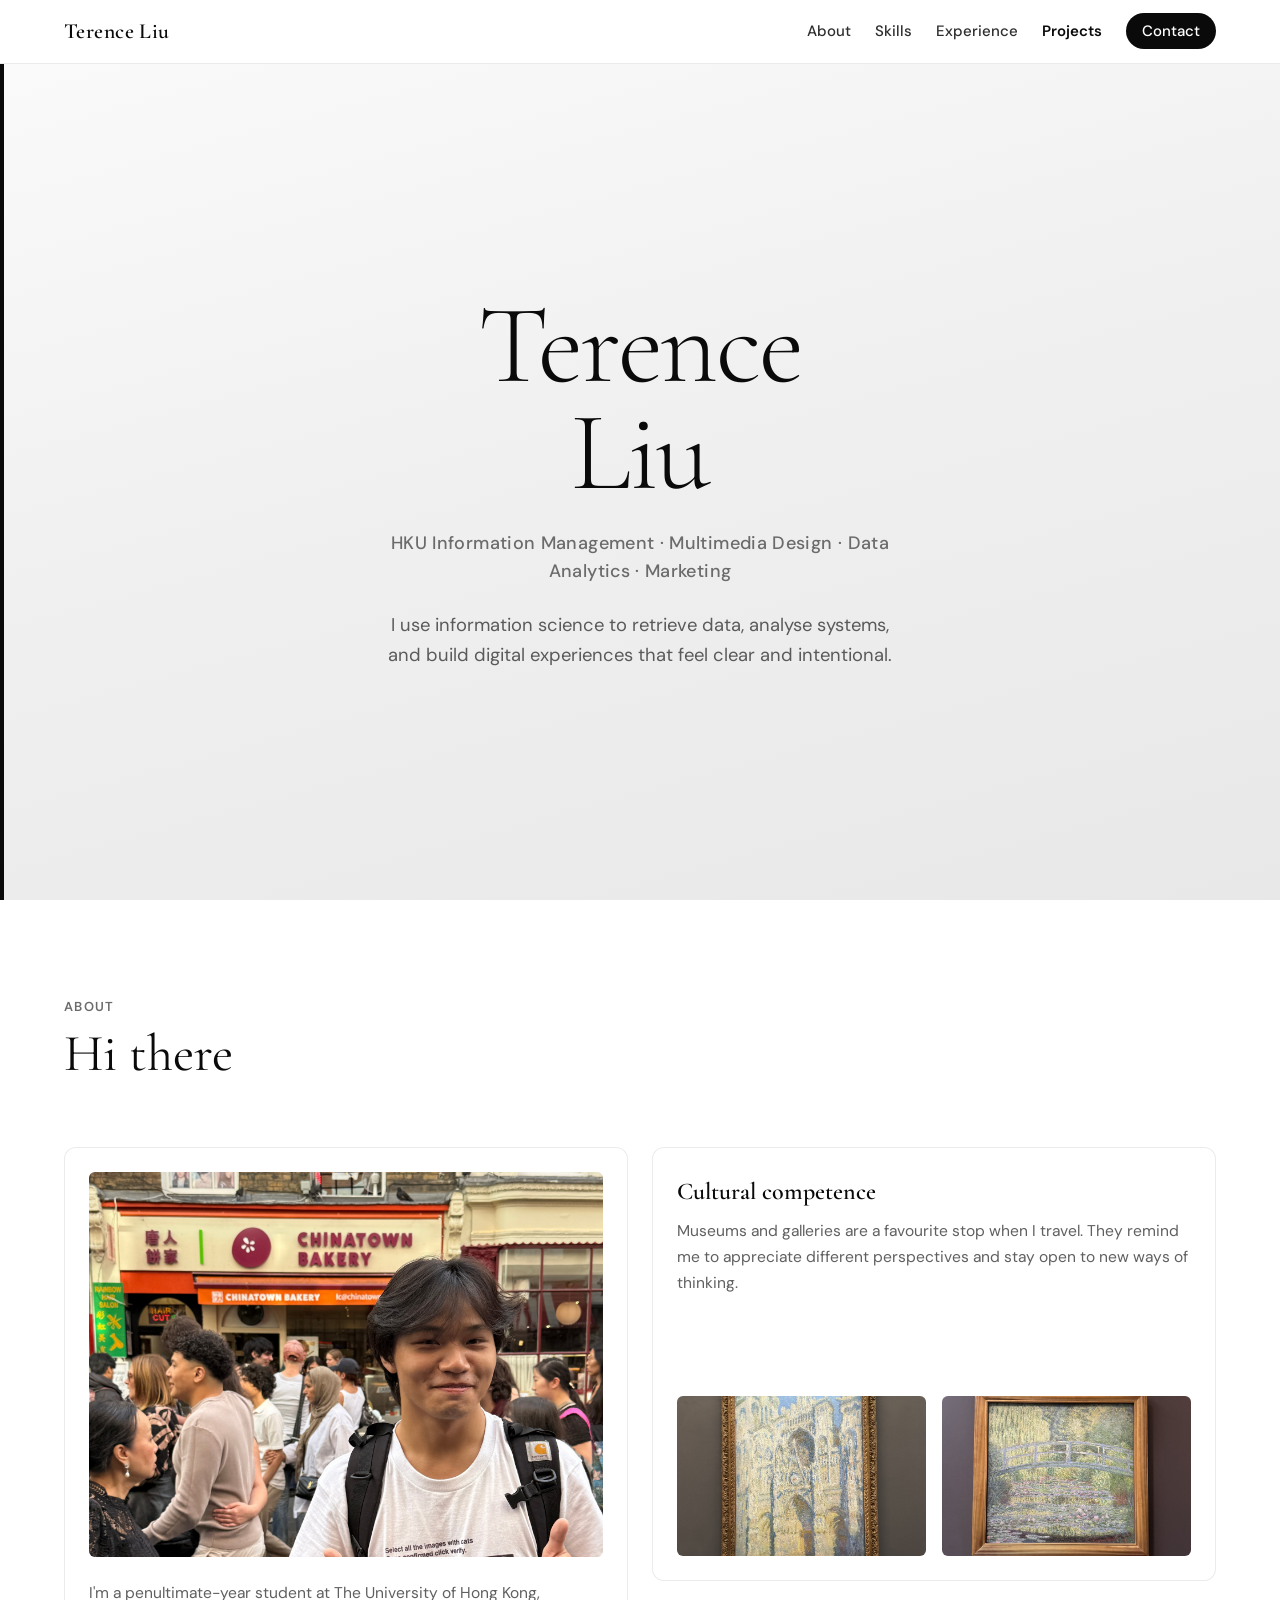
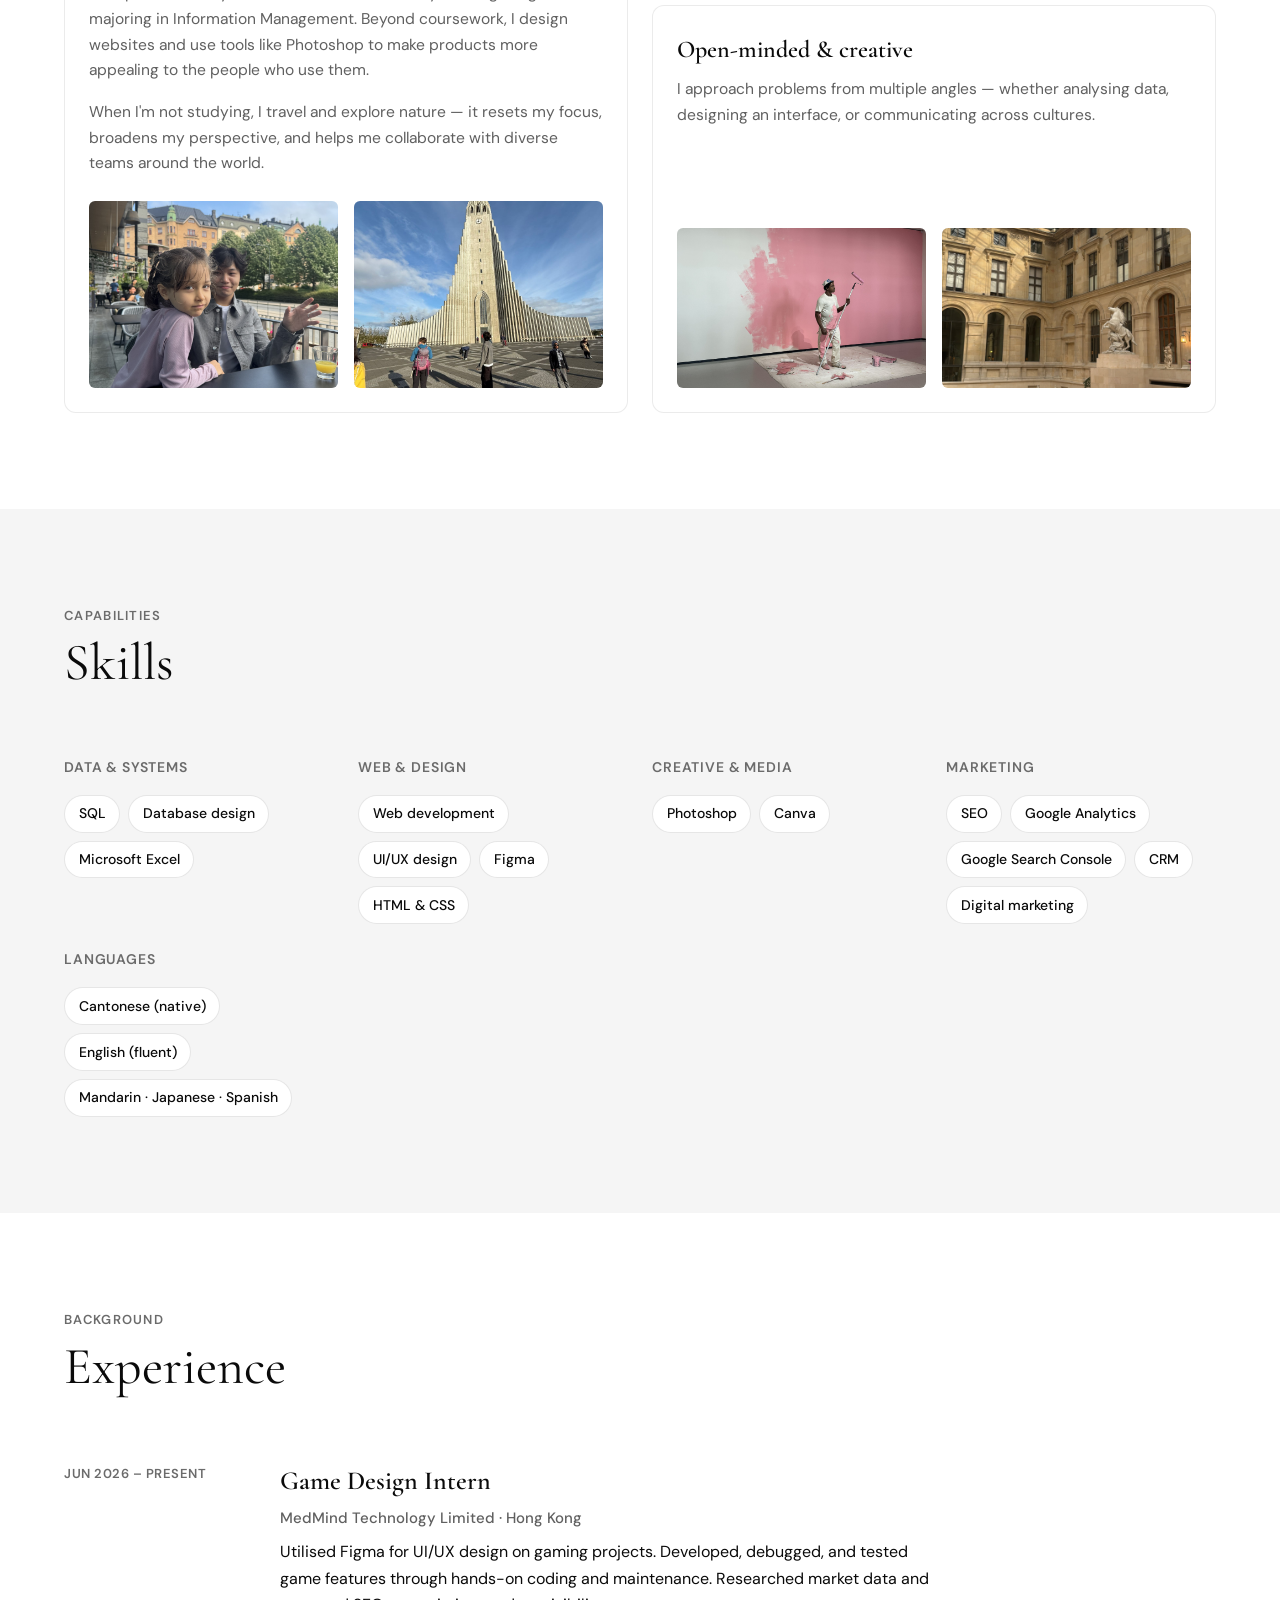
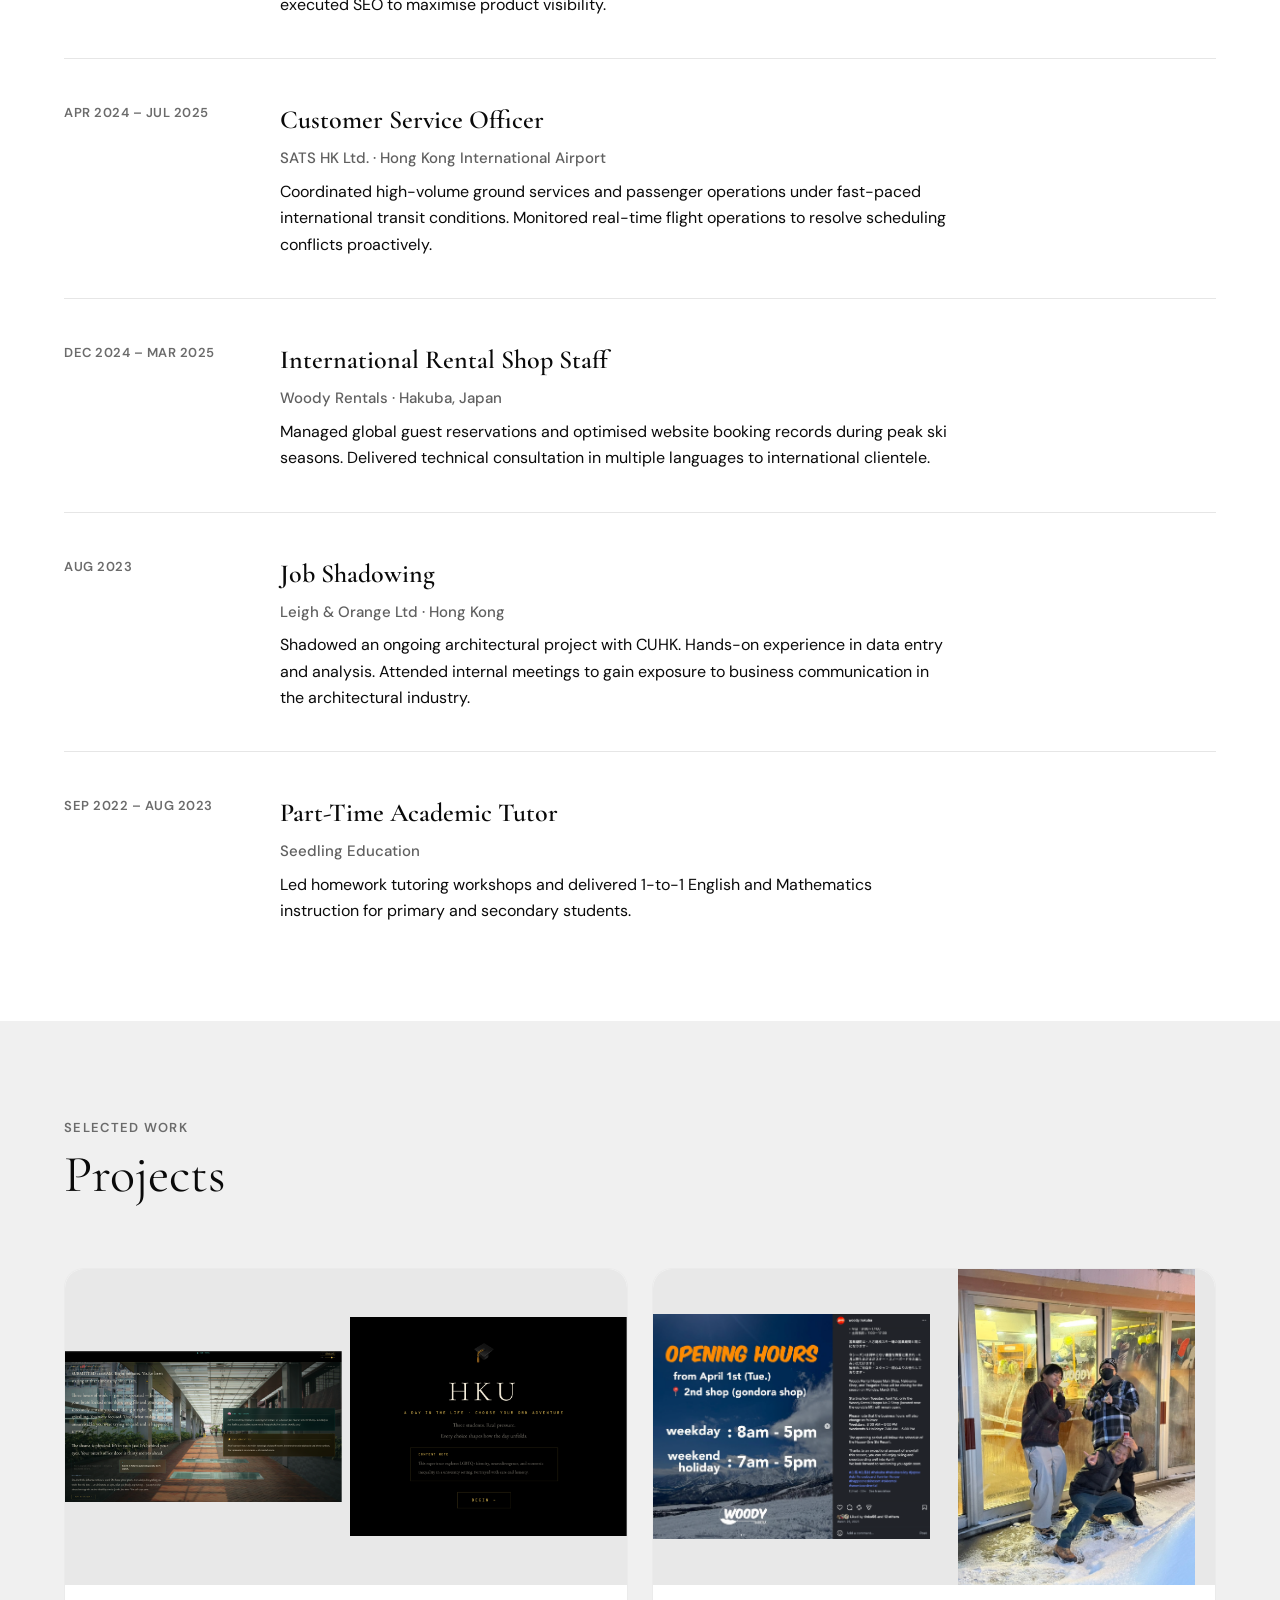
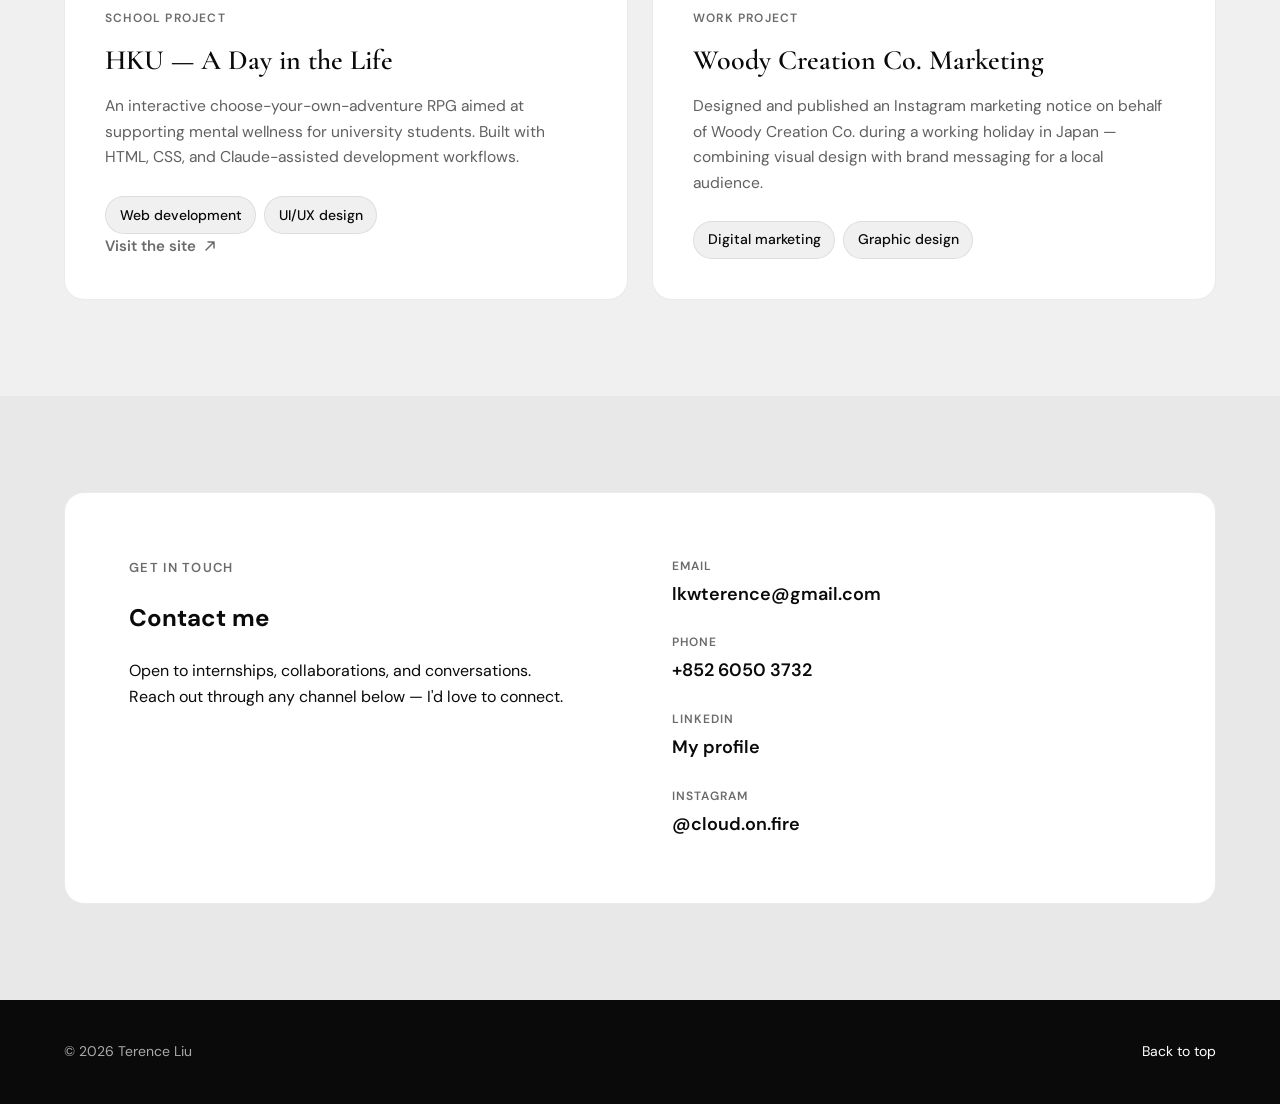
<file: index.html>
<!DOCTYPE html>
<html lang="en">
<head>
  <meta charset="UTF-8">
  <meta name="viewport" content="width=device-width, initial-scale=1.0">
  <meta name="description" content="Terence Liu — Information Management student at HKU. Web development, data analysis, and UI/UX design.">
  <meta property="og:title" content="Terence Liu">
  <meta property="og:description" content="Information Management student at HKU. Web development, data analysis, and UI/UX design.">
  <meta property="og:type" content="website">
  <meta property="og:image" content="https://terence0911.github.io/portfolio/assets/og-thumbnail.jpg">
  <meta name="twitter:card" content="summary_large_image">
  <meta name="twitter:image" content="https://terence0911.github.io/portfolio/assets/og-thumbnail.jpg">
  <title>Terence Liu</title>
  <link rel="icon" type="image/png" sizes="32x32" href="assets/favicon-32.png">
  <link rel="icon" type="image/png" sizes="16x16" href="assets/favicon-16.png">
  <link rel="apple-touch-icon" sizes="180x180" href="assets/apple-touch-icon.png">
  <link rel="icon" href="assets/favicon.ico">
  <link rel="preconnect" href="https://fonts.googleapis.com">
  <link rel="preconnect" href="https://fonts.gstatic.com" crossorigin>
  <link href="https://fonts.googleapis.com/css2?family=Cormorant+Garamond:ital,wght@0,300;0,400;0,600;1,400&family=DM+Sans:ital,opsz,wght@0,9..40,400;0,9..40,500;0,9..40,600;1,9..40,400&display=swap" rel="stylesheet">
  <link rel="stylesheet" href="styles.css">
</head>
<body>
  <a class="skip-link" href="#main">Skip to content</a>

  <header class="site-header" id="top">
    <nav class="nav" aria-label="Primary">
      <a class="nav-logo" href="#top">Terence Liu</a>
      <button class="nav-toggle" type="button" aria-expanded="false" aria-controls="nav-menu" aria-label="Open menu">
        <span></span>
        <span></span>
      </button>
      <ul class="nav-menu" id="nav-menu">
        <li><a href="#about">About</a></li>
        <li><a href="#skills">Skills</a></li>
        <li><a href="#experience">Experience</a></li>
        <li><a href="#projects">Projects</a></li>
        <li><a class="nav-cta" href="#contact">Contact</a></li>
      </ul>
    </nav>
  </header>

  <main id="main">
    <section class="hero" aria-labelledby="hero-heading">
      <div class="hero-inner">
        <h1 id="hero-heading" class="hero-title">
          <span class="hero-name">Terence</span>
          <span class="hero-name">Liu</span>
        </h1>
        <p class="hero-headline">
          HKU Information Management · Multimedia Design · Data Analytics · Marketing
        </p>
        <p class="hero-lead">
          I use information science to retrieve data, analyse systems, and build
          digital experiences that feel clear and intentional.
        </p>
      </div>
    </section>

    <section class="section section-about" id="about" aria-labelledby="about-heading">
      <div class="container">
        <div class="section-header">
          <p class="section-label">About</p>
          <h2 id="about-heading">Hi there</h2>
        </div>
        <div class="about-grid">
          <article class="about-card about-card--intro">
            <figure class="about-portrait">
              <img src="assets/images/about-portrait.jpg" alt="Terence Liu outdoors on a travel trip" width="1800" height="2400" loading="lazy">
            </figure>
            <div class="about-card-copy">
              <p>
                I'm a penultimate-year student at The University of Hong Kong, majoring in
                Information Management. Beyond coursework, I design websites and use tools like
                Photoshop to make products more appealing to the people who use them.
              </p>
              <p>
                When I'm not studying, I travel and explore nature — it resets my focus,
                broadens my perspective, and helps me collaborate with diverse teams around
                the world.
              </p>
            </div>
            <div class="about-card-photos">
              <img src="assets/images/travel-nature-1.jpg" alt="Mountain landscape during a nature hike" width="1800" height="2400" loading="lazy">
              <img src="assets/images/travel-nature-2.jpg" alt="Scenic view from a travel destination" width="1536" height="2048" loading="lazy">
            </div>
          </article>
          <article class="about-card about-card--trait about-card--cultural">
            <h3>Cultural competence</h3>
            <p>
              Museums and galleries are a favourite stop when I travel. They remind me to
              appreciate different perspectives and stay open to new ways of thinking.
            </p>
            <div class="about-card-photos">
              <img src="assets/images/gallery-museum-1.jpg" alt="Interior of a museum visited while travelling" width="1800" height="2400" loading="lazy">
              <img src="assets/images/gallery-museum-2.jpg" alt="Artwork on display at a gallery" width="1800" height="2400" loading="lazy">
            </div>
          </article>
          <article class="about-card about-card--trait about-card--creative">
            <h3>Open-minded & creative</h3>
            <p>
              I approach problems from multiple angles — whether analysing data, designing
              an interface, or communicating across cultures.
            </p>
            <div class="about-card-photos">
              <img src="assets/images/gallery-art-1.jpg" alt="Creative artwork photographed at a gallery" width="1800" height="2400" loading="lazy">
              <img src="assets/images/gallery-art-2.jpg" alt="Exhibit at an art gallery during travel" width="1179" height="2096" loading="lazy">
            </div>
          </article>
        </div>
      </div>
    </section>

    <section class="section section-skills" id="skills" aria-labelledby="skills-heading">
      <div class="container">
        <div class="section-header">
          <p class="section-label">Capabilities</p>
          <h2 id="skills-heading">Skills</h2>
        </div>
        <div class="skills-grid">
          <div class="skill-group">
            <h3>Data & systems</h3>
            <ul class="tag-list">
              <li>SQL</li>
              <li>Database design</li>
              <li>Microsoft Excel</li>
            </ul>
          </div>
          <div class="skill-group">
            <h3>Web & design</h3>
            <ul class="tag-list">
              <li>Web development</li>
              <li>UI/UX design</li>
              <li>Figma</li>
              <li>HTML & CSS</li>
            </ul>
          </div>
          <div class="skill-group">
            <h3>Creative & media</h3>
            <ul class="tag-list">
              <li>Photoshop</li>
              <li>Canva</li>
            </ul>
          </div>
          <div class="skill-group">
            <h3>Marketing</h3>
            <ul class="tag-list">
              <li>SEO</li>
              <li>Google Analytics</li>
              <li>Google Search Console</li>
              <li>CRM</li>
              <li>Digital marketing</li>
            </ul>
          </div>
          <div class="skill-group">
            <h3>Languages</h3>
            <ul class="tag-list">
              <li>Cantonese (native)</li>
              <li>English (fluent)</li>
              <li>Mandarin · Japanese · Spanish</li>
            </ul>
          </div>
        </div>
      </div>
    </section>

    <section class="section section-experience" id="experience" aria-labelledby="experience-heading">
      <div class="container">
        <div class="section-header">
          <p class="section-label">Background</p>
          <h2 id="experience-heading">Experience</h2>
        </div>
        <ol class="timeline">
          <li class="timeline-item">
            <div class="timeline-meta">
              <time datetime="2026-06/present">Jun 2026 – Present</time>
            </div>
            <div class="timeline-body">
              <h3>Game Design Intern</h3>
              <p class="timeline-org">MedMind Technology Limited · Hong Kong</p>
              <p>
                Utilised Figma for UI/UX design on gaming projects. Developed, debugged,
                and tested game features through hands-on coding and maintenance.
                Researched market data and executed SEO to maximise product visibility.
              </p>
            </div>
          </li>
          <li class="timeline-item">
            <div class="timeline-meta">
              <time datetime="2024-04/2025-07">Apr 2024 – Jul 2025</time>
            </div>
            <div class="timeline-body">
              <h3>Customer Service Officer</h3>
              <p class="timeline-org">SATS HK Ltd. · Hong Kong International Airport</p>
              <p>
                Coordinated high-volume ground services and passenger operations under
                fast-paced international transit conditions. Monitored real-time flight
                operations to resolve scheduling conflicts proactively.
              </p>
            </div>
          </li>
          <li class="timeline-item">
            <div class="timeline-meta">
              <time datetime="2024-12/2025-03">Dec 2024 – Mar 2025</time>
            </div>
            <div class="timeline-body">
              <h3>International Rental Shop Staff</h3>
              <p class="timeline-org">Woody Rentals · Hakuba, Japan</p>
              <p>
                Managed global guest reservations and optimised website booking records
                during peak ski seasons. Delivered technical consultation in multiple
                languages to international clientele.
              </p>
            </div>
          </li>
          <li class="timeline-item">
            <div class="timeline-meta">
              <time datetime="2023-08">Aug 2023</time>
            </div>
            <div class="timeline-body">
              <h3>Job Shadowing</h3>
              <p class="timeline-org">Leigh & Orange Ltd · Hong Kong</p>
              <p>
                Shadowed an ongoing architectural project with CUHK. Hands-on experience
                in data entry and analysis. Attended internal meetings to gain exposure
                to business communication in the architectural industry.
              </p>
            </div>
          </li>
          <li class="timeline-item">
            <div class="timeline-meta">
              <time datetime="2022-09/2023-08">Sep 2022 – Aug 2023</time>
            </div>
            <div class="timeline-body">
              <h3>Part-Time Academic Tutor</h3>
              <p class="timeline-org">Seedling Education</p>
              <p>
                Led homework tutoring workshops and delivered 1-to-1 English and
                Mathematics instruction for primary and secondary students.
              </p>
            </div>
          </li>
        </ol>
      </div>
    </section>

    <section class="section section-projects" id="projects" aria-labelledby="projects-heading">
      <div class="container">
        <div class="section-header">
          <p class="section-label">Selected work</p>
          <h2 id="projects-heading">Projects</h2>
        </div>
        <div class="project-grid">
          <article class="project-card">
            <div class="project-media">
              <img src="assets/images/project-hku-game.png" alt="Screenshot of the HKU A Day in the Life interactive game homepage" width="904" height="490" loading="lazy">
              <img src="assets/images/project-hku-screenshot.png" alt="In-game scene from the HKU mental wellness RPG" width="904" height="712" loading="lazy">
            </div>
            <div class="project-type">School project</div>
            <h3>HKU — A Day in the Life</h3>
            <p>
              An interactive choose-your-own-adventure RPG aimed at supporting mental
              wellness for university students. Built with HTML, CSS, and Claude-assisted
              development workflows.
            </p>
            <ul class="tag-list tag-list--compact">
              <li>Web development</li>
              <li>UI/UX design</li>
            </ul>
            <a class="project-link" href="https://amaranth-doll-20.tiiny.site" target="_blank" rel="noopener noreferrer">
              Visit the site
              <svg width="16" height="16" viewBox="0 0 16 16" fill="none" aria-hidden="true"><path d="M4 12L12 4M12 4H6M12 4V10" stroke="currentColor" stroke-width="1.5" stroke-linecap="round" stroke-linejoin="round"/></svg>
            </a>
          </article>
          <article class="project-card">
            <div class="project-media">
              <img src="assets/images/project-woody-1.png" alt="Instagram marketing notice designed for Woody Creation Co." width="2292" height="1860" loading="lazy">
              <img src="assets/images/project-woody-2.jpg" alt="Woody Creation Co. rental shop in Hakuba, Japan" width="1108" height="1477" loading="lazy">
            </div>
            <div class="project-type">Work project</div>
            <h3>Woody Creation Co. Marketing</h3>
            <p>
              Designed and published an Instagram marketing notice on behalf of Woody
              Creation Co. during a working holiday in Japan — combining visual design
              with brand messaging for a local audience.
            </p>
            <ul class="tag-list tag-list--compact">
              <li>Digital marketing</li>
              <li>Graphic design</li>
            </ul>
          </article>
        </div>
      </div>
    </section>

    <section class="section section-contact" id="contact" aria-labelledby="contact-heading">
      <div class="container">
        <div class="contact-panel">
          <div class="contact-intro">
            <p class="section-label">Get in touch</p>
            <h2 id="contact-heading">Contact me</h2>
            <p>
              Open to internships, collaborations, and conversations. Reach out through
              any channel below — I'd love to connect.
            </p>
          </div>
          <ul class="contact-list">
            <li>
              <span class="contact-label">Email</span>
              <a href="mailto:lkwterence@gmail.com">lkwterence@gmail.com</a>
            </li>
            <li>
              <span class="contact-label">Phone</span>
              <a href="tel:+85260503732">+852 6050 3732</a>
            </li>
            <li>
              <span class="contact-label">LinkedIn</span>
              <a href="https://www.linkedin.com/in/terence-liu-b3a28023a/" target="_blank" rel="noopener noreferrer">My profile</a>
            </li>
            <li>
              <span class="contact-label">Instagram</span>
              <a href="https://instagram.com/cloud.on.fire" target="_blank" rel="noopener noreferrer">@cloud.on.fire</a>
            </li>
          </ul>
        </div>
      </div>
    </section>
  </main>

  <footer class="site-footer">
    <div class="container footer-inner">
      <p>&copy; <span id="year"></span> Terence Liu</p>
      <a href="#top">Back to top</a>
    </div>
  </footer>

  <script src="script.js"></script>
</body>
</html>
</file>
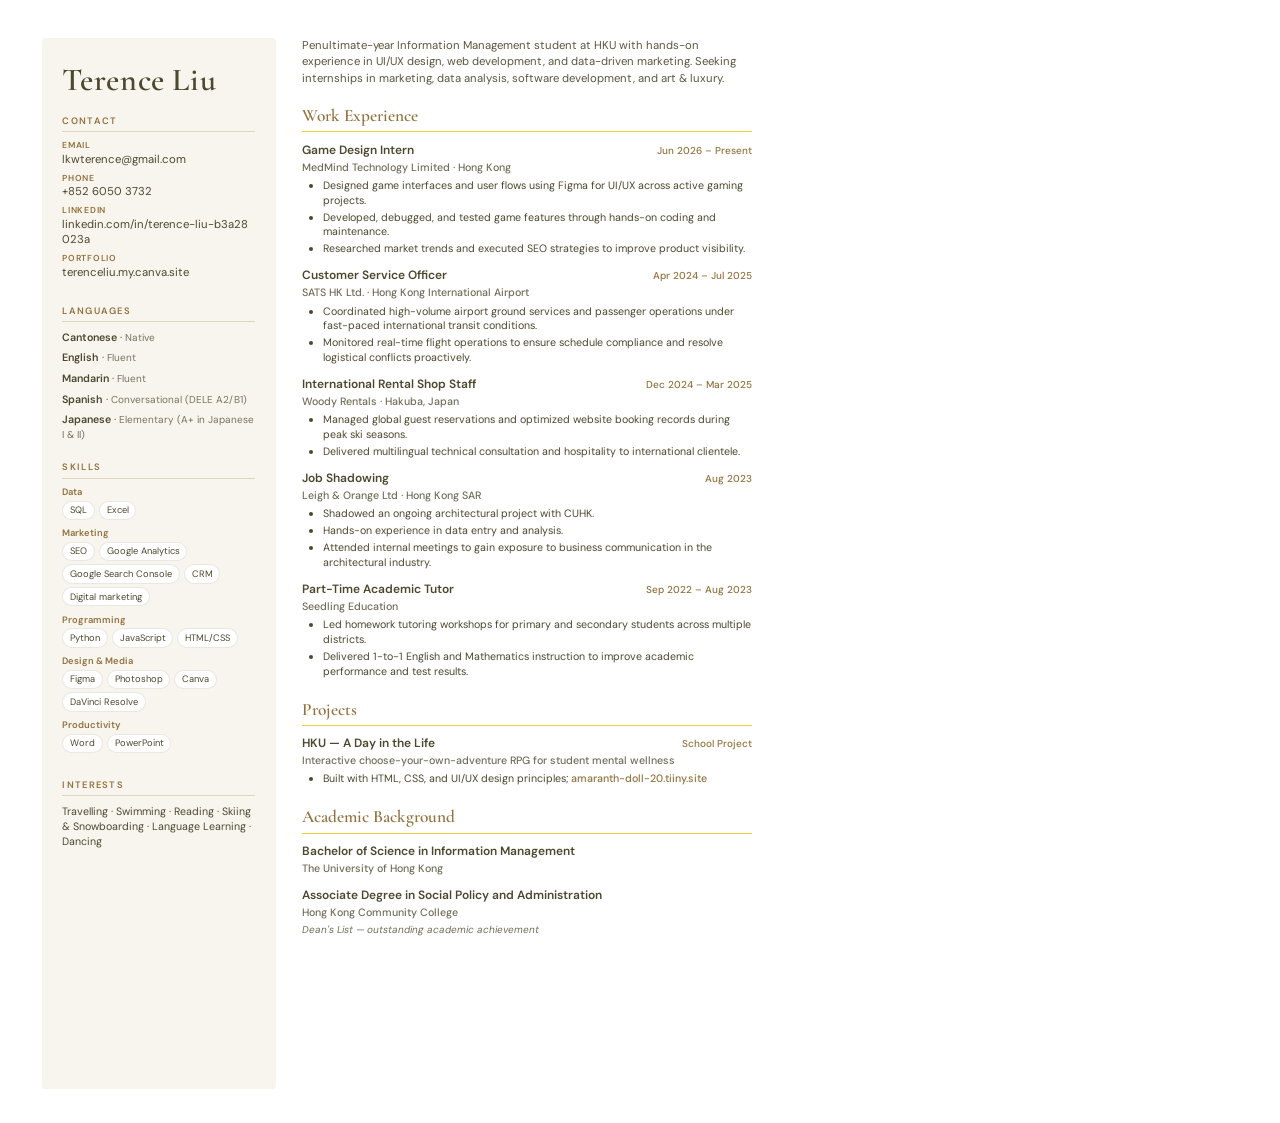
<file: cv.html>
<!DOCTYPE html>
<html lang="en">
<head>
  <meta charset="UTF-8">
  <title>Terence Liu — CV</title>
  <link rel="preconnect" href="https://fonts.googleapis.com">
  <link rel="preconnect" href="https://fonts.gstatic.com" crossorigin>
  <link href="https://fonts.googleapis.com/css2?family=Cormorant+Garamond:wght@400;600&family=DM+Sans:wght@400;500;600&display=swap" rel="stylesheet">
  <style>
    @page {
      size: A4;
      margin: 0;
    }

    * {
      box-sizing: border-box;
      margin: 0;
      padding: 0;
    }

    body {
      font-family: "DM Sans", Arial, sans-serif;
      font-size: 8.5pt;
      line-height: 1.35;
      color: #4d472e;
      background: #fff;
      -webkit-print-color-adjust: exact;
      print-color-adjust: exact;
    }

    .page {
      width: 210mm;
      min-height: 297mm;
      padding: 10mm 11mm 9mm;
      display: grid;
      grid-template-columns: 62mm 1fr;
      gap: 7mm;
    }

    .sidebar {
      background: #f8f5ef;
      border-radius: 4px;
      padding: 7mm 5.5mm;
      display: flex;
      flex-direction: column;
      gap: 5mm;
    }

    .name {
      font-family: "Cormorant Garamond", Georgia, serif;
      font-size: 24pt;
      font-weight: 600;
      line-height: 1;
      color: #4d472e;
      letter-spacing: 0.02em;
    }

    .block h2 {
      font-size: 7pt;
      font-weight: 600;
      letter-spacing: 0.14em;
      text-transform: uppercase;
      color: #91713c;
      margin-bottom: 2mm;
      padding-bottom: 1mm;
      border-bottom: 1px solid rgba(145, 113, 60, 0.25);
    }

    .block p,
    .block li {
      font-size: 8pt;
      line-height: 1.4;
    }

    .block ul {
      list-style: none;
    }

    .block li + li {
      margin-top: 1.5mm;
    }

    .contact-item {
      margin-bottom: 1.5mm;
    }

    .contact-label {
      display: block;
      font-size: 6.5pt;
      font-weight: 600;
      letter-spacing: 0.08em;
      text-transform: uppercase;
      color: #91713c;
    }

    .contact-item a {
      color: #4d472e;
      text-decoration: none;
      word-break: break-all;
    }

    .lang-name {
      font-weight: 600;
    }

    .lang-level {
      color: rgba(77, 71, 46, 0.75);
      font-size: 7.5pt;
    }

    .skill-group {
      margin-bottom: 2mm;
    }

    .skill-group strong {
      display: block;
      font-size: 7pt;
      font-weight: 600;
      color: #91713c;
      margin-bottom: 0.5mm;
    }

    .tags {
      display: flex;
      flex-wrap: wrap;
      gap: 1mm;
    }

    .tag {
      font-size: 7pt;
      padding: 0.6mm 1.8mm;
      background: #fff;
      border: 1px solid rgba(77, 71, 46, 0.12);
      border-radius: 999px;
    }

    .main {
      display: flex;
      flex-direction: column;
      gap: 4.5mm;
    }

    .summary {
      font-size: 8.5pt;
      line-height: 1.45;
      color: rgba(77, 71, 46, 0.92);
    }

    .section h2 {
      font-family: "Cormorant Garamond", Georgia, serif;
      font-size: 13pt;
      font-weight: 600;
      color: #91713c;
      margin-bottom: 2.5mm;
      padding-bottom: 1mm;
      border-bottom: 1.5px solid #efcd3d;
    }

    .entry {
      margin-bottom: 3mm;
    }

    .entry:last-child {
      margin-bottom: 0;
    }

    .entry-header {
      display: flex;
      justify-content: space-between;
      align-items: baseline;
      gap: 3mm;
      margin-bottom: 0.5mm;
    }

    .entry-title {
      font-weight: 600;
      font-size: 9pt;
    }

    .entry-date {
      font-size: 7.5pt;
      font-weight: 500;
      color: #91713c;
      white-space: nowrap;
    }

    .entry-org {
      font-size: 8pt;
      font-weight: 500;
      color: rgba(77, 71, 46, 0.8);
      margin-bottom: 1mm;
    }

    .entry ul {
      margin-left: 3.5mm;
      padding-left: 2mm;
    }

    .entry li {
      font-size: 8pt;
      line-height: 1.38;
      margin-bottom: 0.6mm;
    }

    .project-link {
      color: #91713c;
      text-decoration: none;
      font-weight: 500;
    }

    .edu-honour {
      font-size: 7.5pt;
      font-style: italic;
      color: rgba(77, 71, 46, 0.8);
      margin-top: 0.5mm;
    }
  </style>
</head>
<body>
  <div class="page">
    <aside class="sidebar">
      <h1 class="name">Terence Liu</h1>

      <section class="block">
        <h2>Contact</h2>
        <div class="contact-item">
          <span class="contact-label">Email</span>
          <a href="mailto:lkwterence@gmail.com">lkwterence@gmail.com</a>
        </div>
        <div class="contact-item">
          <span class="contact-label">Phone</span>
          <a href="tel:+85260503732">+852 6050 3732</a>
        </div>
        <div class="contact-item">
          <span class="contact-label">LinkedIn</span>
          <a href="https://www.linkedin.com/in/terence-liu-b3a28023a/">linkedin.com/in/terence-liu-b3a28023a</a>
        </div>
        <div class="contact-item">
          <span class="contact-label">Portfolio</span>
          <a href="https://terenceliu.my.canva.site/">terenceliu.my.canva.site</a>
        </div>
      </section>

      <section class="block">
        <h2>Languages</h2>
        <ul>
          <li><span class="lang-name">Cantonese</span> · <span class="lang-level">Native</span></li>
          <li><span class="lang-name">English</span> · <span class="lang-level">Fluent</span></li>
          <li><span class="lang-name">Mandarin</span> · <span class="lang-level">Fluent</span></li>
          <li><span class="lang-name">Spanish</span> · <span class="lang-level">Conversational (DELE A2/B1)</span></li>
          <li><span class="lang-name">Japanese</span> · <span class="lang-level">Elementary (A+ in Japanese I &amp; II)</span></li>
        </ul>
      </section>

      <section class="block">
        <h2>Skills</h2>
        <div class="skill-group">
          <strong>Data</strong>
          <div class="tags">
            <span class="tag">SQL</span>
            <span class="tag">Excel</span>
          </div>
        </div>
        <div class="skill-group">
          <strong>Marketing</strong>
          <div class="tags">
            <span class="tag">SEO</span>
            <span class="tag">Google Analytics</span>
            <span class="tag">Google Search Console</span>
            <span class="tag">CRM</span>
            <span class="tag">Digital marketing</span>
          </div>
        </div>
        <div class="skill-group">
          <strong>Programming</strong>
          <div class="tags">
            <span class="tag">Python</span>
            <span class="tag">JavaScript</span>
            <span class="tag">HTML/CSS</span>
          </div>
        </div>
        <div class="skill-group">
          <strong>Design &amp; Media</strong>
          <div class="tags">
            <span class="tag">Figma</span>
            <span class="tag">Photoshop</span>
            <span class="tag">Canva</span>
            <span class="tag">DaVinci Resolve</span>
          </div>
        </div>
        <div class="skill-group">
          <strong>Productivity</strong>
          <div class="tags">
            <span class="tag">Word</span>
            <span class="tag">PowerPoint</span>
          </div>
        </div>
      </section>

      <section class="block">
        <h2>Interests</h2>
        <p>Travelling · Swimming · Reading · Skiing &amp; Snowboarding · Language Learning · Dancing</p>
      </section>
    </aside>

    <main class="main">
      <p class="summary">
        Penultimate-year Information Management student at HKU with hands-on experience in UI/UX design,
        web development, and data-driven marketing. Seeking internships in marketing, data analysis,
        software development, and art &amp; luxury.
      </p>

      <section class="section">
        <h2>Work Experience</h2>

        <article class="entry">
          <div class="entry-header">
            <div class="entry-title">Game Design Intern</div>
            <div class="entry-date">Jun 2026 – Present</div>
          </div>
          <div class="entry-org">MedMind Technology Limited · Hong Kong</div>
          <ul>
            <li>Designed game interfaces and user flows using Figma for UI/UX across active gaming projects.</li>
            <li>Developed, debugged, and tested game features through hands-on coding and maintenance.</li>
            <li>Researched market trends and executed SEO strategies to improve product visibility.</li>
          </ul>
        </article>

        <article class="entry">
          <div class="entry-header">
            <div class="entry-title">Customer Service Officer</div>
            <div class="entry-date">Apr 2024 – Jul 2025</div>
          </div>
          <div class="entry-org">SATS HK Ltd. · Hong Kong International Airport</div>
          <ul>
            <li>Coordinated high-volume airport ground services and passenger operations under fast-paced international transit conditions.</li>
            <li>Monitored real-time flight operations to ensure schedule compliance and resolve logistical conflicts proactively.</li>
          </ul>
        </article>

        <article class="entry">
          <div class="entry-header">
            <div class="entry-title">International Rental Shop Staff</div>
            <div class="entry-date">Dec 2024 – Mar 2025</div>
          </div>
          <div class="entry-org">Woody Rentals · Hakuba, Japan</div>
          <ul>
            <li>Managed global guest reservations and optimized website booking records during peak ski seasons.</li>
            <li>Delivered multilingual technical consultation and hospitality to international clientele.</li>
          </ul>
        </article>

        <article class="entry">
          <div class="entry-header">
            <div class="entry-title">Job Shadowing</div>
            <div class="entry-date">Aug 2023</div>
          </div>
          <div class="entry-org">Leigh &amp; Orange Ltd · Hong Kong SAR</div>
          <ul>
            <li>Shadowed an ongoing architectural project with CUHK.</li>
            <li>Hands-on experience in data entry and analysis.</li>
            <li>Attended internal meetings to gain exposure to business communication in the architectural industry.</li>
          </ul>
        </article>

        <article class="entry">
          <div class="entry-header">
            <div class="entry-title">Part-Time Academic Tutor</div>
            <div class="entry-date">Sep 2022 – Aug 2023</div>
          </div>
          <div class="entry-org">Seedling Education</div>
          <ul>
            <li>Led homework tutoring workshops for primary and secondary students across multiple districts.</li>
            <li>Delivered 1-to-1 English and Mathematics instruction to improve academic performance and test results.</li>
          </ul>
        </article>
      </section>

      <section class="section">
        <h2>Projects</h2>
        <article class="entry">
          <div class="entry-header">
            <div class="entry-title">HKU — A Day in the Life</div>
            <div class="entry-date">School Project</div>
          </div>
          <div class="entry-org">Interactive choose-your-own-adventure RPG for student mental wellness</div>
          <ul>
            <li>Built with HTML, CSS, and UI/UX design principles; <a class="project-link" href="https://amaranth-doll-20.tiiny.site">amaranth-doll-20.tiiny.site</a></li>
          </ul>
        </article>
      </section>

      <section class="section">
        <h2>Academic Background</h2>
        <article class="entry">
          <div class="entry-header">
            <div class="entry-title">Bachelor of Science in Information Management</div>
          </div>
          <div class="entry-org">The University of Hong Kong</div>
        </article>
        <article class="entry">
          <div class="entry-header">
            <div class="entry-title">Associate Degree in Social Policy and Administration</div>
          </div>
          <div class="entry-org">Hong Kong Community College</div>
          <p class="edu-honour">Dean's List — outstanding academic achievement</p>
        </article>
      </section>
    </main>
  </div>
</body>
</html>
</file>
<file: styles.css>
/* Design tokens — monochrome palette */
:root {
  --cream: #ffffff;
  --cream-dark: #f5f5f5;
  --brown: #6b6b6b;
  --brown-dark: #0a0a0a;
  --gold: #525252;
  --amber: #262626;
  --white: #ffffff;
  --grey-light: #f0f0f0;
  --grey-soft: #e8e8e8;

  --border: rgba(10, 10, 10, 0.1);
  --border-soft: rgba(10, 10, 10, 0.08);
  --text-muted: rgba(10, 10, 10, 0.65);
  --text-subtle: rgba(10, 10, 10, 0.45);

  --font-display: "Cormorant Garamond", Georgia, serif;
  --font-body: "DM Sans", system-ui, sans-serif;

  --space-xs: 0.5rem;
  --space-sm: 1rem;
  --space-md: 1.5rem;
  --space-lg: 2.5rem;
  --space-xl: 4rem;
  --space-2xl: 6rem;

  --radius-sm: 6px;
  --radius-md: 12px;
  --radius-lg: 20px;

  --header-height: 4rem;
  --max-width: 72rem;
  --transition: 180ms ease;
}

*,
*::before,
*::after {
  box-sizing: border-box;
}

html {
  scroll-behavior: smooth;
}

body {
  margin: 0;
  font-family: var(--font-body);
  font-size: 1rem;
  line-height: 1.65;
  color: var(--brown-dark);
  background: var(--cream);
  -webkit-font-smoothing: antialiased;
}

img {
  max-width: 100%;
  height: auto;
  display: block;
}

a {
  color: inherit;
  text-decoration-thickness: 1px;
  text-underline-offset: 3px;
}

a:hover {
  color: var(--brown);
}

.skip-link {
  position: absolute;
  top: -100%;
  left: var(--space-sm);
  z-index: 200;
  padding: var(--space-xs) var(--space-sm);
  background: var(--brown-dark);
  color: var(--white);
  border-radius: var(--radius-sm);
}

.skip-link:focus {
  top: var(--space-sm);
}

.container {
  width: min(100% - 2rem, var(--max-width));
  margin-inline: auto;
}

/* Header & navigation */
.site-header {
  position: sticky;
  top: 0;
  z-index: 100;
  height: var(--header-height);
  background: rgba(255, 255, 255, 0.92);
  backdrop-filter: blur(12px);
  border-bottom: 1px solid var(--border-soft);
}

.nav {
  display: flex;
  align-items: center;
  justify-content: space-between;
  height: 100%;
  width: min(100% - 2rem, var(--max-width));
  margin-inline: auto;
}

.nav-logo {
  font-family: var(--font-display);
  font-size: 1.35rem;
  font-weight: 600;
  letter-spacing: 0.02em;
  text-decoration: none;
}

.nav-menu {
  display: flex;
  align-items: center;
  gap: var(--space-md);
  list-style: none;
  margin: 0;
  padding: 0;
}

.nav-menu a {
  font-size: 0.9375rem;
  font-weight: 500;
  text-decoration: none;
  color: var(--brown-dark);
  opacity: 0.85;
  transition: opacity var(--transition), color var(--transition);
}

.nav-menu a:hover,
.nav-menu a:focus-visible {
  opacity: 1;
  color: var(--brown);
}

.nav-cta {
  padding: 0.5rem 1rem;
  background: var(--brown-dark);
  color: var(--white) !important;
  border-radius: 999px;
  opacity: 1 !important;
}

.nav-cta:hover {
  background: var(--amber);
  color: var(--white) !important;
}

.nav-toggle {
  display: none;
  flex-direction: column;
  justify-content: center;
  gap: 5px;
  width: 2.5rem;
  height: 2.5rem;
  padding: 0;
  border: none;
  background: transparent;
  cursor: pointer;
}

.nav-toggle span {
  display: block;
  width: 1.25rem;
  height: 2px;
  background: var(--brown-dark);
  transition: transform var(--transition), opacity var(--transition);
}

.nav-toggle[aria-expanded="true"] span:first-child {
  transform: translateY(3.5px) rotate(45deg);
}

.nav-toggle[aria-expanded="true"] span:last-child {
  transform: translateY(-3.5px) rotate(-45deg);
}

/* Hero */
.hero {
  position: relative;
  min-height: calc(100vh - var(--header-height));
  min-height: calc(100dvh - var(--header-height));
  display: grid;
  place-items: center;
  padding: var(--space-xl) var(--space-sm);
  background: var(--grey-light);
  color: var(--brown-dark);
  overflow: hidden;
}

.hero::before {
  content: "";
  position: absolute;
  inset: 0;
  background: linear-gradient(
    165deg,
    #fafafa 0%,
    var(--grey-light) 45%,
    var(--grey-soft) 100%
  );
  z-index: 0;
}

.hero::after {
  content: "";
  position: absolute;
  top: 0;
  left: 0;
  width: 4px;
  height: 100%;
  background: var(--brown-dark);
  z-index: 0;
}

.hero-inner {
  position: relative;
  z-index: 1;
  max-width: 40rem;
  text-align: center;
  padding: 0 var(--space-sm);
}

.hero-title {
  margin: 0 0 var(--space-md);
  font-family: var(--font-display);
  font-weight: 300;
  line-height: 0.95;
}

.hero-name {
  display: block;
  font-size: clamp(3.5rem, 12vw, 7rem);
  letter-spacing: -0.02em;
}

.hero-headline {
  margin: 0 auto var(--space-md);
  max-width: 34rem;
  font-size: clamp(0.95rem, 2.4vw, 1.125rem);
  font-weight: 500;
  line-height: 1.55;
  letter-spacing: 0.02em;
  color: var(--brown);
}

.hero-lead {
  margin: 0 auto;
  max-width: 32rem;
  font-size: clamp(1.05rem, 2.5vw, 1.15rem);
  line-height: 1.65;
  color: var(--text-muted);
}

.hero-actions {
  display: flex;
  flex-wrap: wrap;
  gap: var(--space-sm);
  justify-content: center;
}

/* Buttons */
.btn {
  display: inline-flex;
  align-items: center;
  justify-content: center;
  padding: 0.75rem 1.5rem;
  font-family: var(--font-body);
  font-size: 0.9375rem;
  font-weight: 600;
  text-decoration: none;
  border-radius: 999px;
  border: 2px solid transparent;
  transition: background var(--transition), color var(--transition), border-color var(--transition);
}

.btn-primary {
  background: var(--brown-dark);
  color: var(--white);
}

.btn-primary:hover {
  background: var(--amber);
  color: var(--white);
}

.btn-secondary {
  background: transparent;
  color: var(--brown-dark);
  border-color: var(--border);
}

.btn-secondary:hover {
  background: var(--grey-light);
  color: var(--brown-dark);
}

/* Sections */
.section {
  padding: var(--space-2xl) 0;
}

.section-header {
  margin-bottom: var(--space-xl);
}

.section-label {
  margin: 0 0 var(--space-xs);
  font-size: 0.8125rem;
  font-weight: 600;
  letter-spacing: 0.1em;
  text-transform: uppercase;
  color: var(--brown);
}

.section-header h2 {
  margin: 0;
  font-family: var(--font-display);
  font-size: clamp(2.25rem, 5vw, 3.25rem);
  font-weight: 400;
  line-height: 1.1;
  color: var(--brown-dark);
}

/* About */
.section-about {
  background: var(--cream);
}

.about-grid {
  display: grid;
  gap: var(--space-md);
}

.about-card {
  display: flex;
  flex-direction: column;
  padding: var(--space-md);
  background: var(--white);
  border: 1px solid var(--border-soft);
  border-radius: var(--radius-md);
}

.about-card--trait > p {
  flex: 1;
}

.about-card h3 {
  margin: 0 0 var(--space-xs);
  font-family: var(--font-display);
  font-size: 1.5rem;
  font-weight: 600;
}

.about-card p {
  margin: 0 0 var(--space-sm);
  font-size: 0.975rem;
  color: var(--text-muted);
}


.about-card-copy {
  flex: 1;
}

.about-card-copy p {
  margin: 0 0 var(--space-sm);
  font-size: 0.975rem;
  color: var(--text-muted);
}

.about-card-copy p:last-child {
  margin-bottom: 0;
}

.about-portrait {
  margin: 0 0 var(--space-md);
  aspect-ratio: 4 / 3;
  border-radius: var(--radius-sm);
  overflow: hidden;
  background: var(--grey-light);
}

.about-portrait img {
  width: 100%;
  height: 100%;
  object-fit: cover;
  object-position: center 20%;
}

.about-card-photos {
  display: grid;
  grid-template-columns: repeat(2, minmax(0, 1fr));
  gap: var(--space-sm);
  margin-top: auto;
  padding-top: var(--space-md);
  overflow: hidden;
}

.about-card-photos img {
  width: 100%;
  aspect-ratio: 4 / 3;
  height: auto;
  max-height: 12rem;
  object-fit: cover;
  object-position: center;
  border-radius: var(--radius-sm);
}

.about-card--trait .about-card-photos img {
  aspect-ratio: 3 / 2;
  max-height: 10rem;
}

/* Skills */
.section-skills {
  background: var(--cream-dark);
}

.skills-grid {
  display: grid;
  gap: var(--space-md);
  grid-template-columns: repeat(auto-fit, minmax(15rem, 1fr));
}

.skill-group h3 {
  margin: 0 0 var(--space-sm);
  font-size: 0.875rem;
  font-weight: 600;
  letter-spacing: 0.06em;
  text-transform: uppercase;
  color: var(--brown);
}

.tag-list {
  display: flex;
  flex-wrap: wrap;
  gap: 0.5rem;
  list-style: none;
  margin: 0;
  padding: 0;
}

.tag-list li {
  padding: 0.4rem 0.85rem;
  font-size: 0.875rem;
  font-weight: 500;
  background: var(--white);
  border: 1px solid var(--border);
  border-radius: 999px;
}

.tag-list--compact li {
  background: var(--grey-light);
  border-color: var(--border-soft);
}

/* Experience timeline */
.section-experience {
  background: var(--cream);
}

.timeline {
  list-style: none;
  margin: 0;
  padding: 0;
  display: grid;
  gap: var(--space-lg);
}

.timeline-item {
  display: grid;
  gap: var(--space-sm);
  padding-bottom: var(--space-lg);
  border-bottom: 1px solid var(--border);
}

.timeline-item:last-child {
  padding-bottom: 0;
  border-bottom: none;
}

.timeline-meta time {
  font-size: 0.8125rem;
  font-weight: 600;
  letter-spacing: 0.04em;
  text-transform: uppercase;
  color: var(--brown);
}

.timeline-body h3 {
  margin: 0 0 0.25rem;
  font-family: var(--font-display);
  font-size: 1.625rem;
  font-weight: 600;
}

.timeline-org {
  margin: 0 0 var(--space-xs);
  font-size: 0.9375rem;
  font-weight: 500;
  color: var(--text-muted);
}

.timeline-body p:last-child {
  margin: 0;
  max-width: 42rem;
}

/* Projects */
.section-projects {
  background: var(--grey-light);
  color: var(--brown-dark);
}

.section-projects .section-label {
  color: var(--brown);
}

.section-projects .section-header h2 {
  color: var(--brown-dark);
}

.project-grid {
  display: grid;
  gap: var(--space-md);
  grid-template-columns: repeat(auto-fit, minmax(min(100%, 20rem), 1fr));
}

.project-card {
  display: flex;
  flex-direction: column;
  padding: var(--space-lg);
  background: var(--white);
  border: 1px solid var(--border-soft);
  border-radius: var(--radius-lg);
  overflow: hidden;
}

.project-media {
  display: grid;
  grid-template-columns: repeat(2, minmax(0, 1fr));
  grid-template-rows: 1fr;
  gap: 0.5rem;
  margin: calc(var(--space-lg) * -1) calc(var(--space-lg) * -1) var(--space-md);
  aspect-ratio: 16 / 9;
  overflow: hidden;
  background: var(--grey-soft);
}

.project-media img {
  width: 100%;
  height: 100%;
  min-width: 0;
  min-height: 0;
  object-fit: contain;
  object-position: center;
}

.project-media img:only-child {
  grid-column: 1 / -1;
}

.project-type {
  margin-bottom: var(--space-sm);
  font-size: 0.75rem;
  font-weight: 600;
  letter-spacing: 0.1em;
  text-transform: uppercase;
  color: var(--brown);
}

.project-card h3 {
  margin: 0 0 var(--space-sm);
  font-family: var(--font-display);
  font-size: 1.75rem;
  font-weight: 600;
  line-height: 1.2;
  color: var(--brown-dark);
}

.project-card p {
  margin: 0 0 var(--space-md);
  flex: 1;
  font-size: 0.975rem;
  color: var(--text-muted);
}

.project-link {
  display: inline-flex;
  align-items: center;
  gap: 0.4rem;
  margin-top: auto;
  font-size: 0.9375rem;
  font-weight: 600;
  color: var(--brown);
  text-decoration: none;
}

.project-link:hover {
  color: var(--amber);
}

/* Contact */
.section-contact {
  background: var(--grey-soft);
}

.contact-panel {
  display: grid;
  gap: var(--space-xl);
  padding: var(--space-xl);
  background: var(--white);
  border: 1px solid var(--border-soft);
  border-radius: var(--radius-lg);
}

.contact-intro p:last-child {
  margin: var(--space-sm) 0 0;
  max-width: 28rem;
}

.contact-list {
  list-style: none;
  margin: 0;
  padding: 0;
  display: grid;
  gap: var(--space-md);
}

.contact-list li {
  display: grid;
  gap: 0.2rem;
}

.contact-label {
  font-size: 0.75rem;
  font-weight: 600;
  letter-spacing: 0.08em;
  text-transform: uppercase;
  color: var(--brown);
}

.contact-list a {
  font-size: 1.125rem;
  font-weight: 600;
  text-decoration: none;
}

.contact-list a:hover {
  text-decoration: underline;
}

/* Footer */
.site-footer {
  padding: var(--space-lg) 0;
  background: var(--brown-dark);
  color: rgba(255, 255, 255, 0.65);
  font-size: 0.875rem;
}

.footer-inner {
  display: flex;
  flex-wrap: wrap;
  align-items: center;
  justify-content: space-between;
  gap: var(--space-sm);
}

.footer-inner p {
  margin: 0;
}

.footer-inner a {
  color: var(--white);
  text-decoration: none;
}

.footer-inner a:hover {
  text-decoration: underline;
}

/* Responsive */
@media (min-width: 48rem) {
  .about-grid {
    grid-template-columns: 1fr 1fr;
    grid-template-areas:
      "intro cultural"
      "intro creative";
    align-items: stretch;
  }

  .about-card--intro {
    grid-area: intro;
  }

  .about-card--cultural {
    grid-area: cultural;
  }

  .about-card--creative {
    grid-area: creative;
  }

  .timeline-item {
    grid-template-columns: 11rem 1fr;
    gap: var(--space-lg);
  }

  .contact-panel {
    grid-template-columns: 1fr 1fr;
    align-items: start;
  }
}

@media (max-width: 47.99rem) {
  .nav-toggle {
    display: flex;
  }

  .project-media {
    aspect-ratio: 16 / 9;
    grid-template-columns: repeat(2, minmax(0, 1fr));
  }

  .nav-menu {
    position: fixed;
    inset: var(--header-height) 0 auto 0;
    flex-direction: column;
    align-items: stretch;
    gap: 0;
    padding: var(--space-sm);
    background: var(--cream);
    border-bottom: 1px solid var(--border-soft);
    transform: translateY(-110%);
    opacity: 0;
    pointer-events: none;
    transition: transform var(--transition), opacity var(--transition);
  }

  .nav-menu.is-open {
    transform: translateY(0);
    opacity: 1;
    pointer-events: auto;
  }

  .nav-menu li {
    border-bottom: 1px solid var(--border-soft);
  }

  .nav-menu a {
    display: block;
    padding: var(--space-sm);
  }

  .nav-cta {
    text-align: center;
    margin: var(--space-xs) 0;
  }
}

@media (prefers-reduced-motion: reduce) {
  html {
    scroll-behavior: auto;
  }

  *,
  *::before,
  *::after {
    transition-duration: 0.01ms !important;
  }
}
</file>
